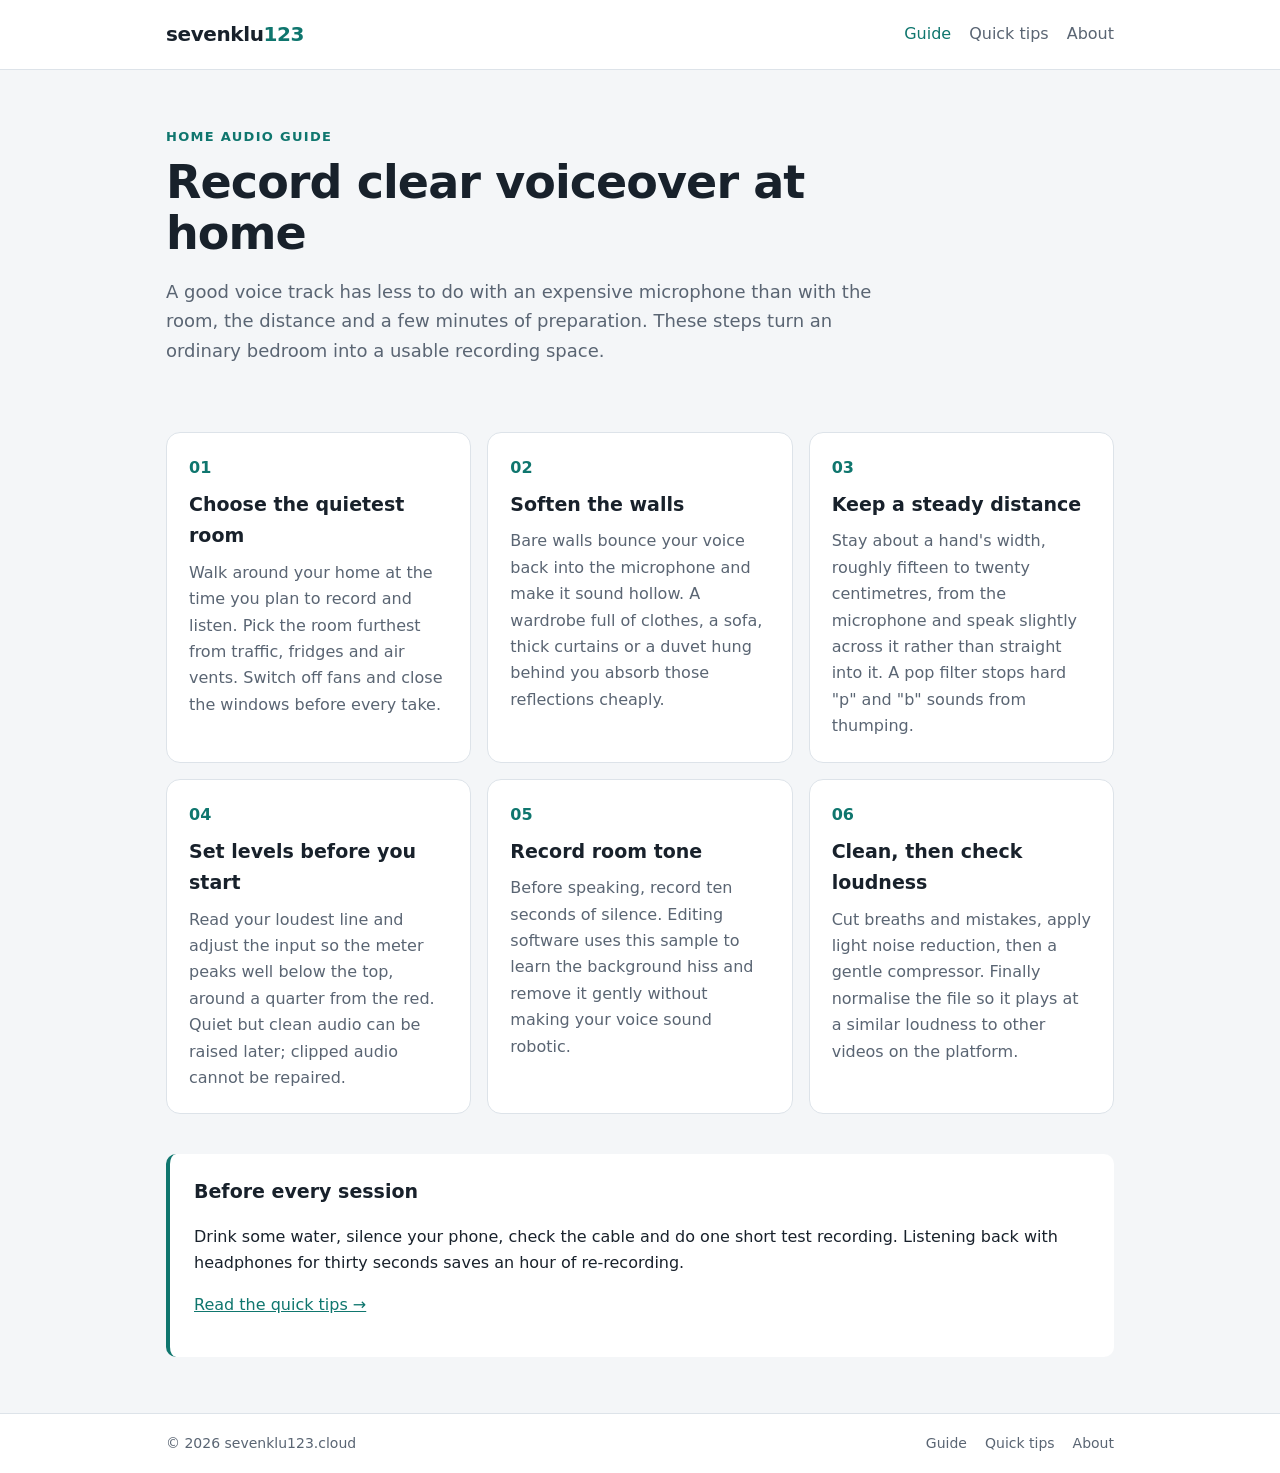
<file: index.html>
<!doctype html>
<html lang="en">
<head>
  <meta charset="utf-8">
  <meta name="viewport" content="width=device-width, initial-scale=1">
  <title>Record Clear Voiceover at Home | sevenklu123.cloud</title>
  <meta name="description" content="How to record clean, clear voiceover at home without a studio: pick the quietest room, tame echo with soft furnishings, set microphone distance and levels, and clean the take.">
  <link rel="canonical" href="https://sevenklu123.cloud/">
  <meta property="og:title" content="Record Clear Voiceover at Home">
  <meta property="og:description" content="A practical guide to studio-like voice recordings in an ordinary room.">
  <meta property="og:type" content="article">
  <meta property="og:url" content="https://sevenklu123.cloud/">
  <link rel="stylesheet" href="style.css">
  <script type="application/ld+json">
  {
    "@context": "https://schema.org",
    "@type": "Article",
    "headline": "Record clear voiceover at home",
    "datePublished": "2026-11-11",
    "author": {"@type": "Organization", "name": "sevenklu123.cloud"}
  }
  </script>
</head>
<body>
  <header class="top">
    <div class="wrap bar">
      <a class="brand" href="/">sevenklu<span>123</span></a>
      <nav><a href="/" aria-current="page">Guide</a><a href="tips.html">Quick tips</a><a href="about.html">About</a></nav>
    </div>
  </header>

  <main class="wrap">
    <section class="hero">
      <p class="eyebrow">Home audio guide</p>
      <h1>Record clear voiceover at home</h1>
      <p class="lead">A good voice track has less to do with an expensive microphone than with the room, the distance and a few minutes of preparation. These steps turn an ordinary bedroom into a usable recording space.</p>
    </section>

    <section class="cards">
      <article class="card">
        <span class="num">01</span>
        <h2>Choose the quietest room</h2>
        <p>Walk around your home at the time you plan to record and listen. Pick the room furthest from traffic, fridges and air vents. Switch off fans and close the windows before every take.</p>
      </article>
      <article class="card">
        <span class="num">02</span>
        <h2>Soften the walls</h2>
        <p>Bare walls bounce your voice back into the microphone and make it sound hollow. A wardrobe full of clothes, a sofa, thick curtains or a duvet hung behind you absorb those reflections cheaply.</p>
      </article>
      <article class="card">
        <span class="num">03</span>
        <h2>Keep a steady distance</h2>
        <p>Stay about a hand's width, roughly fifteen to twenty centimetres, from the microphone and speak slightly across it rather than straight into it. A pop filter stops hard "p" and "b" sounds from thumping.</p>
      </article>
      <article class="card">
        <span class="num">04</span>
        <h2>Set levels before you start</h2>
        <p>Read your loudest line and adjust the input so the meter peaks well below the top, around a quarter from the red. Quiet but clean audio can be raised later; clipped audio cannot be repaired.</p>
      </article>
      <article class="card">
        <span class="num">05</span>
        <h2>Record room tone</h2>
        <p>Before speaking, record ten seconds of silence. Editing software uses this sample to learn the background hiss and remove it gently without making your voice sound robotic.</p>
      </article>
      <article class="card">
        <span class="num">06</span>
        <h2>Clean, then check loudness</h2>
        <p>Cut breaths and mistakes, apply light noise reduction, then a gentle compressor. Finally normalise the file so it plays at a similar loudness to other videos on the platform.</p>
      </article>
    </section>

    <section class="callout">
      <h2>Before every session</h2>
      <p>Drink some water, silence your phone, check the cable and do one short test recording. Listening back with headphones for thirty seconds saves an hour of re-recording.</p>
      <p><a href="tips.html">Read the quick tips →</a></p>
    </section>
  </main>

  <footer class="foot">
    <div class="wrap bar"><span>© 2026 sevenklu123.cloud</span><nav><a href="/">Guide</a><a href="tips.html">Quick tips</a><a href="about.html">About</a></nav></div>
  </footer>
</body>
</html>
</file>
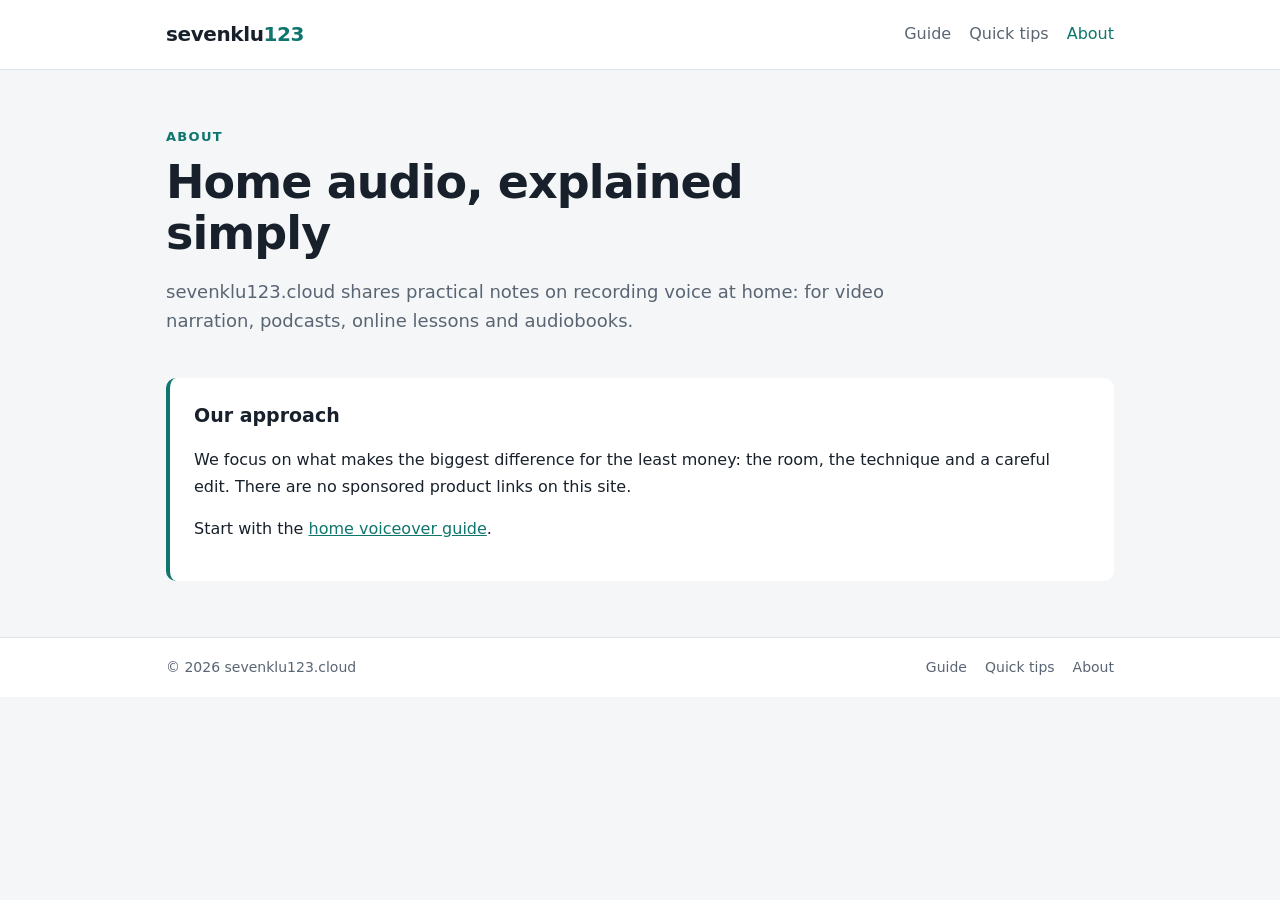
<file: about.html>
<!doctype html>
<html lang="en">
<head>
  <meta charset="utf-8">
  <meta name="viewport" content="width=device-width, initial-scale=1">
  <title>About | sevenklu123.cloud</title>
  <meta name="description" content="About sevenklu123.cloud: plain-language guides to recording and editing voice at home.">
  <link rel="canonical" href="https://sevenklu123.cloud/about.html">
  <link rel="stylesheet" href="style.css">
</head>
<body>
  <header class="top">
    <div class="wrap bar">
      <a class="brand" href="/">sevenklu<span>123</span></a>
      <nav><a href="/">Guide</a><a href="tips.html">Quick tips</a><a href="about.html" aria-current="page">About</a></nav>
    </div>
  </header>

  <main class="wrap">
    <section class="hero">
      <p class="eyebrow">About</p>
      <h1>Home audio, explained simply</h1>
      <p class="lead">sevenklu123.cloud shares practical notes on recording voice at home: for video narration, podcasts, online lessons and audiobooks.</p>
    </section>
    <section class="callout">
      <h2>Our approach</h2>
      <p>We focus on what makes the biggest difference for the least money: the room, the technique and a careful edit. There are no sponsored product links on this site.</p>
      <p>Start with the <a href="/">home voiceover guide</a>.</p>
    </section>
  </main>

  <footer class="foot">
    <div class="wrap bar"><span>© 2026 sevenklu123.cloud</span><nav><a href="/">Guide</a><a href="tips.html">Quick tips</a><a href="about.html">About</a></nav></div>
  </footer>
</body>
</html>
</file>
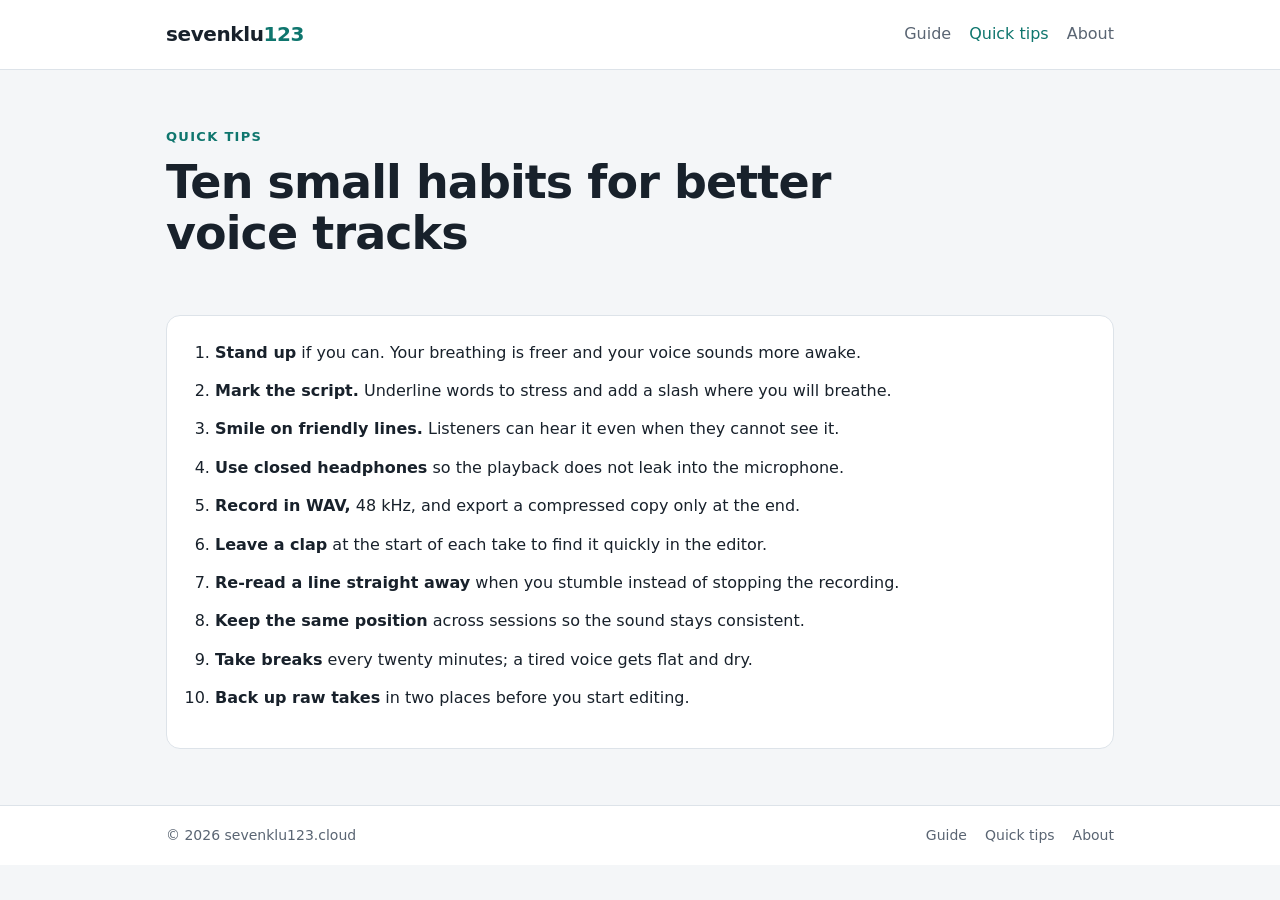
<file: tips.html>
<!doctype html>
<html lang="en">
<head>
  <meta charset="utf-8">
  <meta name="viewport" content="width=device-width, initial-scale=1">
  <title>Quick Voice Recording Tips | sevenklu123.cloud</title>
  <meta name="description" content="Ten short tips for better home voice recordings: posture, script marks, headphones, file format and backups.">
  <link rel="canonical" href="https://sevenklu123.cloud/tips.html">
  <link rel="stylesheet" href="style.css">
</head>
<body>
  <header class="top">
    <div class="wrap bar">
      <a class="brand" href="/">sevenklu<span>123</span></a>
      <nav><a href="/">Guide</a><a href="tips.html" aria-current="page">Quick tips</a><a href="about.html">About</a></nav>
    </div>
  </header>

  <main class="wrap">
    <section class="hero">
      <p class="eyebrow">Quick tips</p>
      <h1>Ten small habits for better voice tracks</h1>
    </section>

    <ol class="tips">
      <li><strong>Stand up</strong> if you can. Your breathing is freer and your voice sounds more awake.</li>
      <li><strong>Mark the script.</strong> Underline words to stress and add a slash where you will breathe.</li>
      <li><strong>Smile on friendly lines.</strong> Listeners can hear it even when they cannot see it.</li>
      <li><strong>Use closed headphones</strong> so the playback does not leak into the microphone.</li>
      <li><strong>Record in WAV,</strong> 48 kHz, and export a compressed copy only at the end.</li>
      <li><strong>Leave a clap</strong> at the start of each take to find it quickly in the editor.</li>
      <li><strong>Re-read a line straight away</strong> when you stumble instead of stopping the recording.</li>
      <li><strong>Keep the same position</strong> across sessions so the sound stays consistent.</li>
      <li><strong>Take breaks</strong> every twenty minutes; a tired voice gets flat and dry.</li>
      <li><strong>Back up raw takes</strong> in two places before you start editing.</li>
    </ol>
  </main>

  <footer class="foot">
    <div class="wrap bar"><span>© 2026 sevenklu123.cloud</span><nav><a href="/">Guide</a><a href="tips.html">Quick tips</a><a href="about.html">About</a></nav></div>
  </footer>
</body>
</html>
</file>
<file: style.css>
:root { --bg: #f4f6f8; --card: #ffffff; --fg: #18212b; --muted: #5a6573; --accent: #0f766e; --line: #dde3e9; }
* { box-sizing: border-box; }
body { margin: 0; background: var(--bg); color: var(--fg); font: 16px/1.65 system-ui, "Segoe UI", Roboto, sans-serif; }
a { color: var(--accent); }
.wrap { max-width: 980px; margin: 0 auto; padding: 0 16px; }
.bar { display: flex; justify-content: space-between; align-items: center; gap: 16px; padding: 18px 16px; flex-wrap: wrap; }
.top { background: var(--card); border-bottom: 1px solid var(--line); }
.brand { font-weight: 800; font-size: 20px; text-decoration: none; color: var(--fg); letter-spacing: -.02em; }
.brand span { color: var(--accent); }
nav a { margin-left: 18px; text-decoration: none; color: var(--muted); font-weight: 500; }
nav a[aria-current] { color: var(--accent); }
.hero { padding: 56px 0 24px; max-width: 720px; }
.eyebrow { text-transform: uppercase; letter-spacing: .1em; font-size: 13px; font-weight: 700; color: var(--accent); margin: 0 0 10px; }
h1 { font-size: clamp(30px, 6vw, 46px); line-height: 1.1; margin: 0 0 16px; letter-spacing: -.02em; }
h2 { font-size: 19px; margin: 0 0 8px; }
.lead { font-size: 18px; color: var(--muted); }
.cards { display: grid; grid-template-columns: repeat(auto-fit, minmax(260px, 1fr)); gap: 16px; margin: 24px 0 40px; }
.card { background: var(--card); border: 1px solid var(--line); border-radius: 14px; padding: 22px; }
.num { display: inline-block; font-weight: 800; color: var(--accent); margin-bottom: 8px; }
.card p { margin: 0; color: var(--muted); }
.callout { background: var(--card); border-left: 4px solid var(--accent); border-radius: 10px; padding: 22px 24px; margin-bottom: 56px; }
.tips { background: var(--card); border: 1px solid var(--line); border-radius: 14px; padding: 24px 24px 24px 48px; margin-bottom: 56px; }
.tips li { margin-bottom: 12px; }
.foot { background: var(--card); border-top: 1px solid var(--line); color: var(--muted); font-size: 14px; }
</file>
